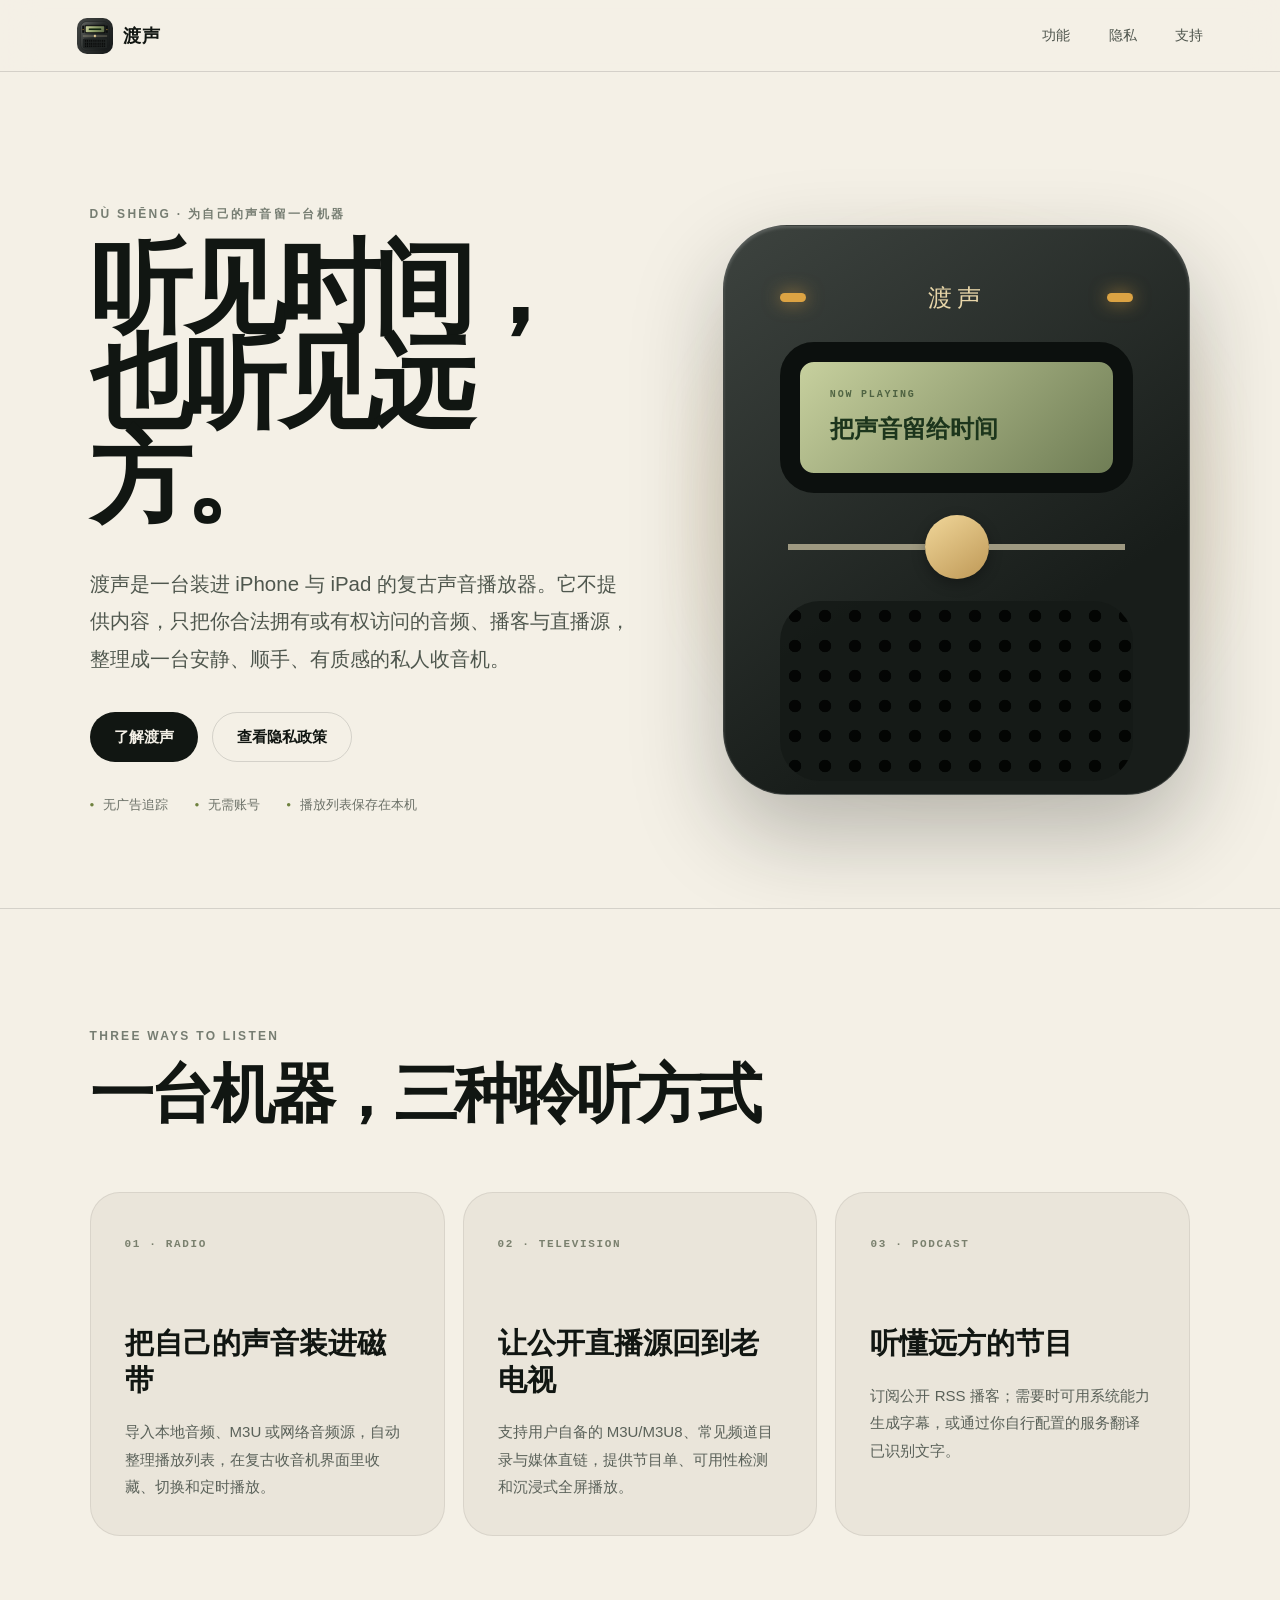
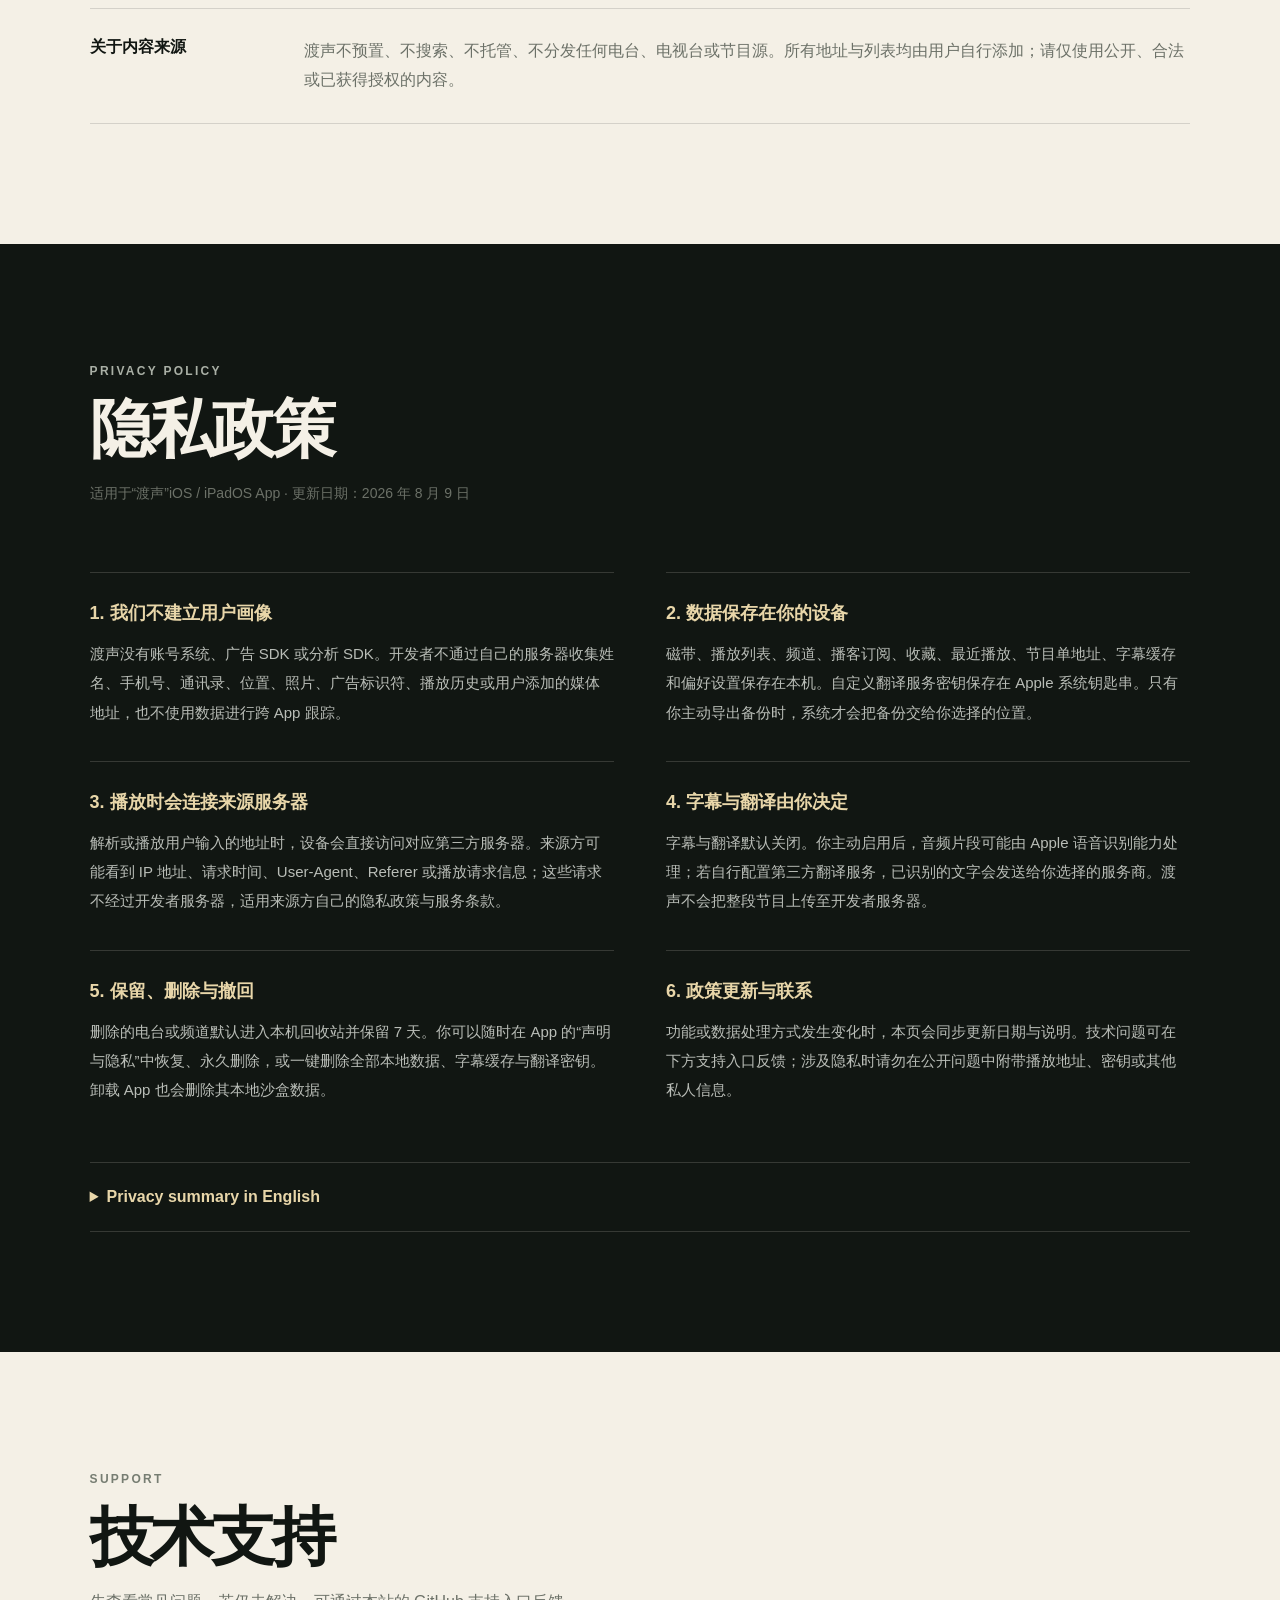
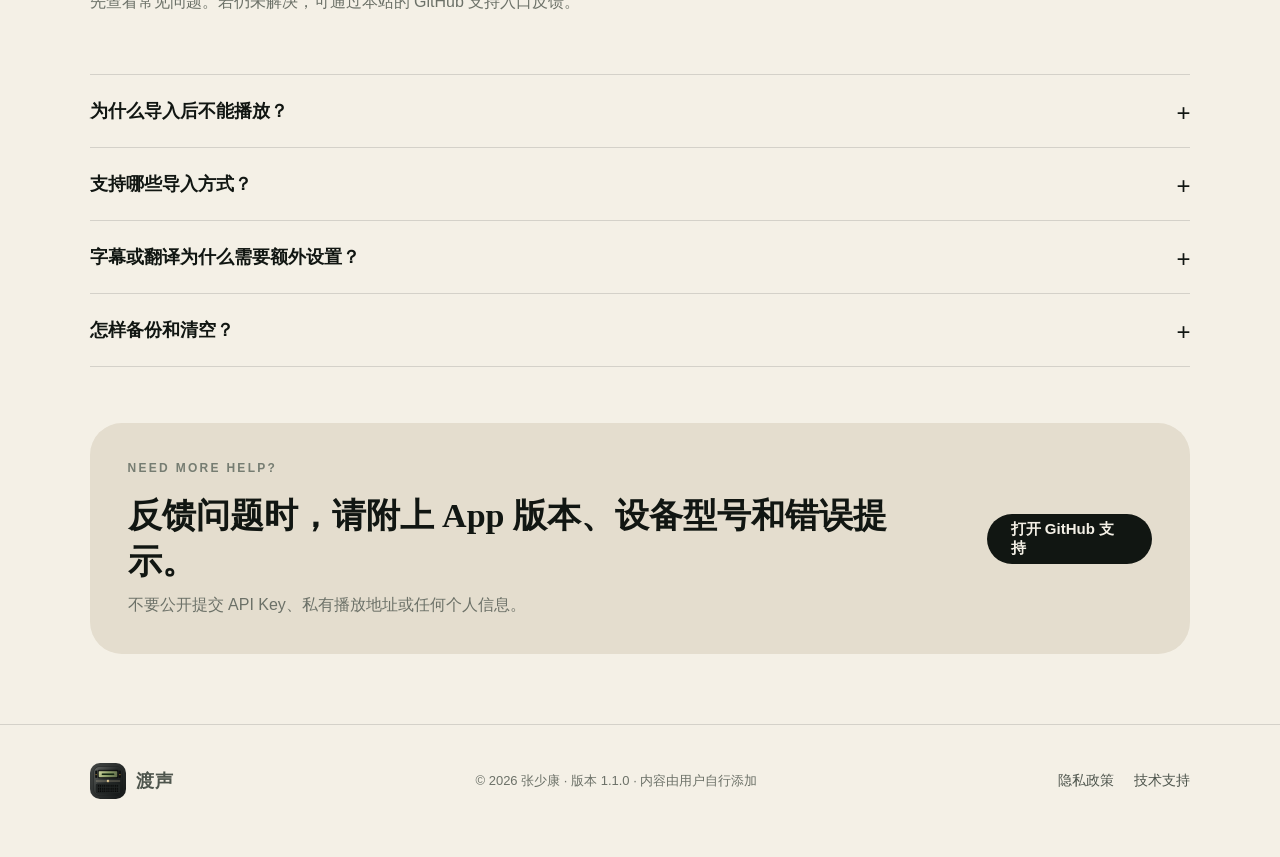
<file: index.html>
<!doctype html>
<html lang="zh-CN">
<head>
  <meta charset="utf-8">
  <meta name="viewport" content="width=device-width, initial-scale=1">
  <meta name="description" content="渡声是一款由用户自行添加音频、播客与直播源的复古播放器。查看产品介绍、隐私政策与技术支持。">
  <meta property="og:title" content="渡声｜复古电台、播客与直播播放器">
  <meta property="og:description" content="听见时间，也听见远方。">
  <meta property="og:image" content="https://poetkang-ops.github.io/dushe/og.png">
  <meta property="og:type" content="website">
  <meta property="og:url" content="https://poetkang-ops.github.io/dushe/">
  <meta name="twitter:card" content="summary_large_image">
  <title>渡声｜复古电台、播客与直播播放器</title>
  <link rel="icon" href="app-icon.png">
  <link rel="apple-touch-icon" href="app-icon.png">
  <link rel="stylesheet" href="styles.css">
</head>
<body>
  <main>
    <header class="topbar">
      <a class="brand" href="#top" aria-label="渡声首页"><img src="app-icon.png" alt="渡声图标"><span>渡声</span></a>
      <nav aria-label="页面导航"><a href="#features">功能</a><a href="#privacy">隐私</a><a href="#support">支持</a></nav>
    </header>

    <section class="hero" id="top">
      <div class="hero-copy">
        <p class="kicker">DÙ SHĒNG · 为自己的声音留一台机器</p>
        <h1>听见时间，<br>也听见远方。</h1>
        <p class="lead">渡声是一台装进 iPhone 与 iPad 的复古声音播放器。它不提供内容，只把你合法拥有或有权访问的音频、播客与直播源，整理成一台安静、顺手、有质感的私人收音机。</p>
        <div class="hero-actions"><a class="primary" href="#features">了解渡声</a><a class="secondary" href="#privacy">查看隐私政策</a></div>
        <ul class="trust-row" aria-label="产品承诺"><li>无广告追踪</li><li>无需账号</li><li>播放列表保存在本机</li></ul>
      </div>
      <div class="radio-stage" aria-label="渡声复古收音机意象">
        <div class="radio-glow"></div>
        <div class="radio-shell">
          <div class="radio-head"><span class="lamp"></span><span class="radio-name">渡声</span><span class="lamp"></span></div>
          <div class="lcd"><span>NOW PLAYING</span><strong>把声音留给时间</strong></div>
          <div class="dial"><span></span></div>
          <div class="speaker"></div>
        </div>
      </div>
    </section>

    <section class="section feature-section" id="features">
      <div class="section-heading"><p class="kicker">THREE WAYS TO LISTEN</p><h2>一台机器，三种聆听方式</h2></div>
      <div class="feature-grid">
        <article class="feature-card"><p>01 · RADIO</p><h3>把自己的声音装进磁带</h3><span>导入本地音频、M3U 或网络音频源，自动整理播放列表，在复古收音机界面里收藏、切换和定时播放。</span></article>
        <article class="feature-card"><p>02 · TELEVISION</p><h3>让公开直播源回到老电视</h3><span>支持用户自备的 M3U/M3U8、常见频道目录与媒体直链，提供节目单、可用性检测和沉浸式全屏播放。</span></article>
        <article class="feature-card"><p>03 · PODCAST</p><h3>听懂远方的节目</h3><span>订阅公开 RSS 播客；需要时可用系统能力生成字幕，或通过你自行配置的服务翻译已识别文字。</span></article>
      </div>
      <div class="notice"><strong>关于内容来源</strong><p>渡声不预置、不搜索、不托管、不分发任何电台、电视台或节目源。所有地址与列表均由用户自行添加；请仅使用公开、合法或已获得授权的内容。</p></div>
    </section>

    <section class="section legal-section" id="privacy">
      <div class="section-heading narrow"><p class="kicker">PRIVACY POLICY</p><h2>隐私政策</h2><p class="updated">适用于“渡声”iOS / iPadOS App · 更新日期：2026 年 8 月 9 日</p></div>
      <div class="legal-grid">
        <article><h3>1. 我们不建立用户画像</h3><p>渡声没有账号系统、广告 SDK 或分析 SDK。开发者不通过自己的服务器收集姓名、手机号、通讯录、位置、照片、广告标识符、播放历史或用户添加的媒体地址，也不使用数据进行跨 App 跟踪。</p></article>
        <article><h3>2. 数据保存在你的设备</h3><p>磁带、播放列表、频道、播客订阅、收藏、最近播放、节目单地址、字幕缓存和偏好设置保存在本机。自定义翻译服务密钥保存在 Apple 系统钥匙串。只有你主动导出备份时，系统才会把备份交给你选择的位置。</p></article>
        <article><h3>3. 播放时会连接来源服务器</h3><p>解析或播放用户输入的地址时，设备会直接访问对应第三方服务器。来源方可能看到 IP 地址、请求时间、User-Agent、Referer 或播放请求信息；这些请求不经过开发者服务器，适用来源方自己的隐私政策与服务条款。</p></article>
        <article><h3>4. 字幕与翻译由你决定</h3><p>字幕与翻译默认关闭。你主动启用后，音频片段可能由 Apple 语音识别能力处理；若自行配置第三方翻译服务，已识别的文字会发送给你选择的服务商。渡声不会把整段节目上传至开发者服务器。</p></article>
        <article><h3>5. 保留、删除与撤回</h3><p>删除的电台或频道默认进入本机回收站并保留 7 天。你可以随时在 App 的“声明与隐私”中恢复、永久删除，或一键删除全部本地数据、字幕缓存与翻译密钥。卸载 App 也会删除其本地沙盒数据。</p></article>
        <article><h3>6. 政策更新与联系</h3><p>功能或数据处理方式发生变化时，本页会同步更新日期与说明。技术问题可在下方支持入口反馈；涉及隐私时请勿在公开问题中附带播放地址、密钥或其他私人信息。</p></article>
      </div>
      <details class="english-policy"><summary>Privacy summary in English</summary><p>Dushe is a local media-source player with no account, advertising, analytics, tracking, or developer-operated data server. Playlists, favorites, history, captions and preferences remain on the device. When a user plays a URL, the device connects directly to that third-party source, whose operator may receive ordinary network request information. Speech recognition and optional translation only run when initiated by the user. All local app data can be deleted from the app settings.</p></details>
    </section>

    <section class="section support-section" id="support">
      <div class="section-heading narrow"><p class="kicker">SUPPORT</p><h2>技术支持</h2><p>先查看常见问题。若仍未解决，可通过本站的 GitHub 支持入口反馈。</p></div>
      <div class="faq-list">
        <details><summary>为什么导入后不能播放？</summary><p>播放地址可能已失效、受地域或运营商网络限制，或需要来源方指定的请求信息。渡声会显示尽可能明确的状态，但不会绕过访问控制。</p></details>
        <details><summary>支持哪些导入方式？</summary><p>音频支持本地文件、M3U/M3U8 和常见网络音频地址；视频支持本地或远程播放列表、常见 JSON 频道目录、网页内嵌媒体地址和媒体直链。</p></details>
        <details><summary>字幕或翻译为什么需要额外设置？</summary><p>字幕与翻译默认关闭。系统翻译可能需要先下载语言资源；也可以自行配置兼容的翻译服务，密钥仅保存在系统钥匙串。</p></details>
        <details><summary>怎样备份和清空？</summary><p>在 App 左下角音乐徽章进入“声明与隐私”，可导出本地备份、恢复数据、管理回收站或删除全部本地数据。</p></details>
      </div>
      <div class="support-box">
        <div><p class="kicker">NEED MORE HELP?</p><h3>反馈问题时，请附上 App 版本、设备型号和错误提示。</h3><p>不要公开提交 API Key、私有播放地址或任何个人信息。</p></div>
        <a class="primary" href="https://github.com/poetkang-ops/dushe/issues" rel="noreferrer">打开 GitHub 支持</a>
      </div>
    </section>

    <footer>
      <a class="brand" href="#top"><img src="app-icon.png" alt=""><span>渡声</span></a>
      <p>© 2026 张少康 · 版本 1.1.0 · 内容由用户自行添加</p>
      <div><a href="#privacy">隐私政策</a><a href="#support">技术支持</a></div>
    </footer>
  </main>
</body>
</html>
</file>
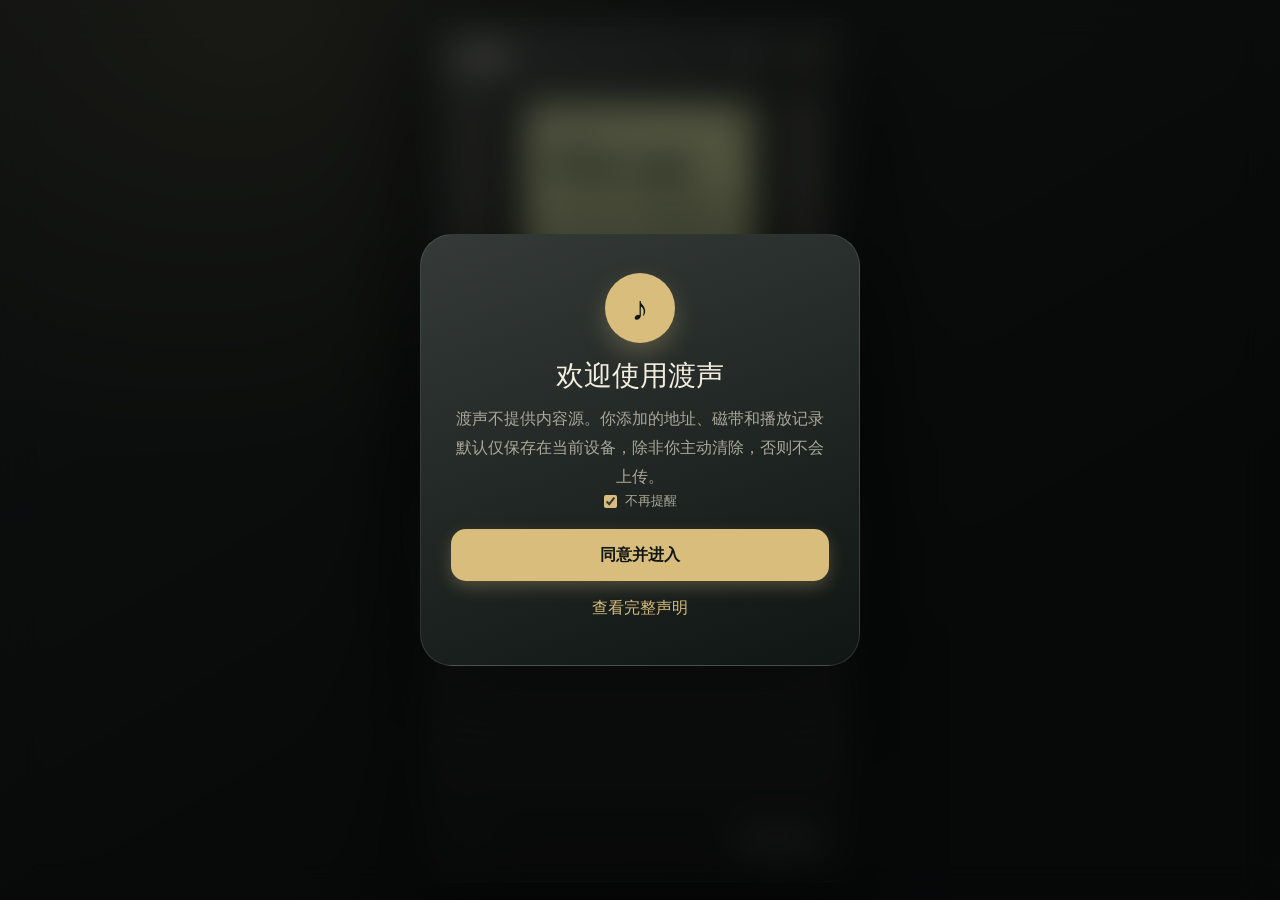
<file: player/index.html>
<!doctype html>
<html lang="zh-CN">
  <head>
    <meta charset="UTF-8" />
    <meta name="viewport" content="width=device-width, initial-scale=1, viewport-fit=cover" />
    <meta name="theme-color" content="#252b29" />
    <meta name="description" content="一台放在浏览器里的复古网络播放器。内容由用户自行添加，渡声不提供节目源。" />
    <meta property="og:title" content="渡声｜你的网络内容播放器" />
    <meta property="og:description" content="把公开的声音，装进一台有温度的机器。" />
    <meta property="og:image" content="https://poetkang-ops.github.io/dushe/player/og.png" />
    <title>渡声｜你的网络内容播放器</title>
    <link rel="icon" href="./icon.png" />
    <link rel="apple-touch-icon" href="./icon.png" />
    <script type="module" crossorigin src="./app.js?v=55105c3"></script>
    <link rel="stylesheet" crossorigin href="./app.css?v=55105c3">
  </head>
  <body><div id="root"></div></body>
</html>
</file>
<file: styles.css>
:root {
  --ink: #111612;
  --paper: #f4f0e6;
  --cream: #e8d6a9;
  --amber: #dca343;
  --lcd: #b7c38e;
  --lcd-dark: #1c351c;
  --muted: #6c7168;
  --line: rgba(20, 26, 21, 0.14);
}

* { box-sizing: border-box; }
html { scroll-behavior: smooth; }
body {
  margin: 0;
  background: var(--paper);
  color: var(--ink);
  font-family: -apple-system, BlinkMacSystemFont, "SF Pro Display", "PingFang SC", "Noto Sans SC", sans-serif;
  -webkit-font-smoothing: antialiased;
}
a { color: inherit; text-decoration: none; }

.topbar {
  align-items: center;
  backdrop-filter: blur(18px);
  background: rgba(244, 240, 230, 0.82);
  border-bottom: 1px solid var(--line);
  display: flex;
  height: 72px;
  justify-content: space-between;
  left: 0;
  padding: 0 clamp(22px, 6vw, 96px);
  position: sticky;
  right: 0;
  top: 0;
  z-index: 20;
}
.brand { align-items: center; display: flex; font-size: 18px; font-weight: 750; gap: 10px; letter-spacing: .08em; }
.brand img { border-radius: 10px; height: 36px; width: 36px; }
nav { display: flex; gap: clamp(18px, 3vw, 40px); }
nav a, footer a { color: #4e554d; font-size: 14px; }
nav a:hover, footer a:hover { color: var(--ink); }

.hero {
  display: grid;
  gap: clamp(44px, 7vw, 110px);
  grid-template-columns: minmax(0, 1fr) minmax(360px, .86fr);
  margin: 0 auto;
  max-width: 1440px;
  min-height: calc(100vh - 72px);
  overflow: hidden;
  padding: clamp(72px, 10vw, 150px) clamp(24px, 7vw, 110px) 88px;
}
.hero-copy { align-self: center; max-width: 700px; position: relative; z-index: 2; }
.kicker { color: #767d72; font-size: 12px; font-weight: 750; letter-spacing: .19em; margin: 0 0 18px; text-transform: uppercase; }
h1 { font-family: "Songti SC", "STSong", serif; font-size: clamp(58px, 8vw, 118px); font-weight: 600; letter-spacing: -.075em; line-height: .93; margin: 0; }
.lead { color: #4f574e; font-size: clamp(17px, 1.6vw, 21px); line-height: 1.85; margin: 38px 0 0; max-width: 650px; }
.hero-actions { display: flex; flex-wrap: wrap; gap: 14px; margin-top: 34px; }
.primary, .secondary {
  align-items: center;
  border-radius: 999px;
  display: inline-flex;
  font-size: 15px;
  font-weight: 700;
  justify-content: center;
  min-height: 50px;
  padding: 0 24px;
  transition: transform .2s ease, background .2s ease;
}
.primary { background: var(--ink); color: var(--paper); }
.secondary { border: 1px solid var(--line); }
.primary:hover, .secondary:hover { transform: translateY(-2px); }
.trust-row { color: var(--muted); display: flex; flex-wrap: wrap; font-size: 13px; gap: 12px 26px; list-style: none; margin: 34px 0 0; padding: 0; }
.trust-row li::before { color: #6f823f; content: "●"; font-size: 8px; margin-right: 9px; vertical-align: 2px; }

.radio-stage { align-self: center; min-height: 620px; position: relative; }
.radio-glow { background: radial-gradient(circle, rgba(220,163,67,.31), transparent 66%); filter: blur(12px); inset: -10%; position: absolute; }
.radio-shell {
  background: linear-gradient(145deg, #3d433f, #181d1a 70%);
  border: 1px solid rgba(255,255,255,.15);
  border-radius: 64px;
  box-shadow: 0 38px 90px rgba(25, 30, 25, .28), inset 0 2px 3px rgba(255,255,255,.16);
  inset: 4% 0;
  min-height: 560px;
  padding: clamp(32px, 5vw, 56px);
  position: absolute;
}
.radio-head { align-items: center; color: var(--cream); display: flex; font-family: "Songti SC", serif; font-size: 24px; justify-content: space-between; letter-spacing: .2em; }
.lamp { background: var(--amber); border-radius: 999px; box-shadow: 0 0 18px rgba(220,163,67,.7); height: 9px; width: 26px; }
.lcd { background: linear-gradient(135deg, #c7d09e, #6f7d55); border: 20px solid #0c100e; border-radius: 34px; color: var(--lcd-dark); margin-top: 28px; min-height: 138px; padding: 26px 30px; }
.lcd span { display: block; font: 700 10px/1.3 ui-monospace, monospace; letter-spacing: .18em; opacity: .65; }
.lcd strong { display: block; font: 700 clamp(17px, 2vw, 24px)/1.4 ui-monospace, monospace; margin-top: 13px; }
.dial { align-items: center; display: flex; height: 72px; margin: 18px 8px; }
.dial::before, .dial::after { background: #9e9981; content: ""; height: 6px; flex: 1; }
.dial span { background: linear-gradient(145deg, #f1d79a, #be9856); border-radius: 999px; box-shadow: 0 5px 14px rgba(0,0,0,.3); height: 64px; width: 64px; }
.speaker { background-color: #151a17; background-image: radial-gradient(#020302 28%, transparent 31%); background-size: 30px 30px; border-radius: 40px; height: 180px; opacity: .92; }

.section { margin: 0 auto; max-width: 1440px; padding: 120px clamp(24px, 7vw, 110px); }
.feature-section { border-top: 1px solid var(--line); }
.section-heading h2 { font-family: "Songti SC", serif; font-size: clamp(40px, 5vw, 72px); letter-spacing: -.05em; line-height: 1.05; margin: 0; }
.section-heading.narrow { max-width: 720px; }
.section-heading > p:not(.kicker) { color: var(--muted); line-height: 1.8; }
.updated { font-size: 14px; margin-top: 18px; }
.feature-grid { display: grid; gap: 18px; grid-template-columns: repeat(3, 1fr); margin-top: 64px; }
.feature-card { background: #eae5da; border: 1px solid rgba(18,24,19,.08); border-radius: 30px; min-height: 310px; padding: 34px; transition: transform .25s ease, box-shadow .25s ease; }
.feature-card:hover { box-shadow: 0 24px 48px rgba(29,35,29,.08); transform: translateY(-6px); }
.feature-card > p { color: #7a806e; font: 700 11px/1.2 ui-monospace, monospace; letter-spacing: .15em; }
.feature-card h3 { font-family: "Songti SC", serif; font-size: 29px; line-height: 1.25; margin: 74px 0 20px; }
.feature-card span { color: #5a6159; font-size: 15px; line-height: 1.85; }
.notice { align-items: start; border-bottom: 1px solid var(--line); border-top: 1px solid var(--line); display: grid; gap: 24px; grid-template-columns: 190px 1fr; margin-top: 72px; padding: 28px 0; }
.notice p { color: var(--muted); line-height: 1.8; margin: 0; }

.legal-section { background: var(--ink); color: var(--paper); max-width: none; padding-left: max(clamp(24px, 7vw, 110px), calc((100vw - 1440px)/2 + 110px)); padding-right: max(clamp(24px, 7vw, 110px), calc((100vw - 1440px)/2 + 110px)); }
.legal-section .kicker, .legal-section .updated { color: #aab0a6; }
.legal-grid { display: grid; gap: 0 52px; grid-template-columns: 1fr 1fr; margin-top: 66px; }
.legal-grid article { border-top: 1px solid rgba(244,240,230,.16); padding: 28px 0 34px; }
.legal-grid h3 { color: var(--cream); font-size: 18px; margin: 0 0 14px; }
.legal-grid p, .english-policy p { color: #b9bdb7; font-size: 15px; line-height: 1.95; margin: 0; }
.english-policy { border-bottom: 1px solid rgba(244,240,230,.16); border-top: 1px solid rgba(244,240,230,.16); margin-top: 24px; padding: 25px 0; }
.english-policy summary { color: var(--cream); cursor: pointer; font-weight: 700; }
.english-policy p { margin-top: 18px; max-width: 930px; }

.support-section { padding-bottom: 70px; }
.faq-list { margin-top: 58px; }
.faq-list details { border-top: 1px solid var(--line); padding: 24px 0; }
.faq-list details:last-child { border-bottom: 1px solid var(--line); }
.faq-list summary { cursor: pointer; font-size: 18px; font-weight: 720; list-style: none; }
.faq-list summary::after { content: "+"; float: right; font-size: 24px; font-weight: 400; }
.faq-list details[open] summary::after { content: "–"; }
.faq-list p { color: var(--muted); line-height: 1.85; max-width: 900px; }
.support-box { align-items: center; background: #e4ddce; border-radius: 32px; display: flex; gap: 36px; justify-content: space-between; margin-top: 56px; padding: 38px; }
.support-box h3 { font-family: "Songti SC", serif; font-size: clamp(23px, 3vw, 34px); margin: 0 0 10px; }
.support-box p:not(.kicker) { color: var(--muted); margin: 0; }
.disabled { cursor: default; opacity: .62; text-align: center; }

footer { align-items: center; border-top: 1px solid var(--line); display: flex; gap: 28px; justify-content: space-between; margin: 0 auto; max-width: 1440px; padding: 34px clamp(24px, 7vw, 110px) 54px; }
footer p { color: var(--muted); font-size: 13px; text-align: center; }
footer > div { display: flex; gap: 20px; }

@media (max-width: 900px) {
  .hero { grid-template-columns: 1fr; padding-top: 70px; }
  .radio-stage { min-height: 580px; }
  .radio-shell { left: 50%; max-width: 520px; right: auto; transform: translateX(-50%); width: 100%; }
  .feature-grid { grid-template-columns: 1fr; }
  .feature-card { min-height: 240px; }
  .feature-card h3 { margin-top: 44px; }
}

@media (max-width: 640px) {
  .topbar { height: 64px; }
  nav { gap: 16px; }
  nav a { font-size: 13px; }
  .brand span { display: none; }
  .hero { min-height: auto; padding-bottom: 60px; }
  h1 { font-size: clamp(54px, 18vw, 82px); }
  .lead { font-size: 16px; }
  .radio-stage { min-height: 500px; }
  .radio-shell { border-radius: 44px; min-height: 470px; padding: 30px; }
  .lcd { border-width: 14px; min-height: 115px; padding: 20px; }
  .speaker { height: 140px; }
  .section { padding-bottom: 84px; padding-top: 84px; }
  .legal-grid { grid-template-columns: 1fr; }
  .notice { grid-template-columns: 1fr; }
  .support-box, footer { align-items: flex-start; flex-direction: column; }
  footer p { text-align: left; }
}

@media (prefers-reduced-motion: reduce) {
  html { scroll-behavior: auto; }
  * { transition: none !important; }
}
</file>
<file: player/app.css>
/*! tailwindcss v4.2.1 | MIT License | https://tailwindcss.com */
@layer theme{:root,:host{--font-sans:ui-sans-serif, system-ui, sans-serif, "Apple Color Emoji", "Segoe UI Emoji", "Segoe UI Symbol", "Noto Color Emoji";--font-mono:ui-monospace, SFMono-Regular, Menlo, Monaco, Consolas, "Liberation Mono", "Courier New", monospace;--spacing:.25rem;--default-font-family:var(--font-sans);--default-mono-font-family:var(--font-mono)}}@layer base{*,:after,:before,::backdrop{box-sizing:border-box;border:0 solid;margin:0;padding:0}::file-selector-button{box-sizing:border-box;border:0 solid;margin:0;padding:0}html,:host{-webkit-text-size-adjust:100%;tab-size:4;line-height:1.5;font-family:var(--default-font-family,ui-sans-serif, system-ui, sans-serif, "Apple Color Emoji", "Segoe UI Emoji", "Segoe UI Symbol", "Noto Color Emoji");font-feature-settings:var(--default-font-feature-settings,normal);font-variation-settings:var(--default-font-variation-settings,normal);-webkit-tap-highlight-color:transparent}hr{height:0;color:inherit;border-top-width:1px}abbr:where([title]){-webkit-text-decoration:underline dotted;text-decoration:underline dotted}h1,h2,h3,h4,h5,h6{font-size:inherit;font-weight:inherit}a{color:inherit;-webkit-text-decoration:inherit;-webkit-text-decoration:inherit;-webkit-text-decoration:inherit;-webkit-text-decoration:inherit;text-decoration:inherit}b,strong{font-weight:bolder}code,kbd,samp,pre{font-family:var(--default-mono-font-family,ui-monospace, SFMono-Regular, Menlo, Monaco, Consolas, "Liberation Mono", "Courier New", monospace);font-feature-settings:var(--default-mono-font-feature-settings,normal);font-variation-settings:var(--default-mono-font-variation-settings,normal);font-size:1em}small{font-size:80%}sub,sup{vertical-align:baseline;font-size:75%;line-height:0;position:relative}sub{bottom:-.25em}sup{top:-.5em}table{text-indent:0;border-color:inherit;border-collapse:collapse}:-moz-focusring{outline:auto}progress{vertical-align:baseline}summary{display:list-item}ol,ul,menu{list-style:none}img,svg,video,canvas,audio,iframe,embed,object{vertical-align:middle;display:block}img,video{max-width:100%;height:auto}button,input,select,optgroup,textarea{font:inherit;font-feature-settings:inherit;font-variation-settings:inherit;letter-spacing:inherit;color:inherit;opacity:1;background-color:#0000;border-radius:0}::file-selector-button{font:inherit;font-feature-settings:inherit;font-variation-settings:inherit;letter-spacing:inherit;color:inherit;opacity:1;background-color:#0000;border-radius:0}:where(select:is([multiple],[size])) optgroup{font-weight:bolder}:where(select:is([multiple],[size])) optgroup option{padding-inline-start:20px}::file-selector-button{margin-inline-end:4px}::placeholder{opacity:1}@supports (not ((-webkit-appearance:-apple-pay-button))) or (contain-intrinsic-size:1px){::placeholder{color:currentColor}@supports (color:color-mix(in lab, red, red)){::placeholder{color:color-mix(in oklab, currentcolor 50%, transparent)}}}textarea{resize:vertical}::-webkit-search-decoration{-webkit-appearance:none}::-webkit-date-and-time-value{min-height:1lh;text-align:inherit}::-webkit-datetime-edit{display:inline-flex}::-webkit-datetime-edit-fields-wrapper{padding:0}::-webkit-datetime-edit{padding-block:0}::-webkit-datetime-edit-year-field{padding-block:0}::-webkit-datetime-edit-month-field{padding-block:0}::-webkit-datetime-edit-day-field{padding-block:0}::-webkit-datetime-edit-hour-field{padding-block:0}::-webkit-datetime-edit-minute-field{padding-block:0}::-webkit-datetime-edit-second-field{padding-block:0}::-webkit-datetime-edit-millisecond-field{padding-block:0}::-webkit-datetime-edit-meridiem-field{padding-block:0}::-webkit-calendar-picker-indicator{line-height:1}:-moz-ui-invalid{box-shadow:none}button,input:where([type=button],[type=reset],[type=submit]){appearance:button}::file-selector-button{appearance:button}::-webkit-inner-spin-button{height:auto}::-webkit-outer-spin-button{height:auto}[hidden]:where(:not([hidden=until-found])){display:none!important}}@layer components;@layer utilities{.start{inset-inline-start:var(--spacing)}}:root{--lightningcss-light: ;--lightningcss-dark:initial;color-scheme:dark;font-family:-apple-system,BlinkMacSystemFont,SF Pro Display,PingFang SC,Helvetica Neue,sans-serif}*{box-sizing:border-box}html,body{overscroll-behavior-x:none;background:#111514;max-width:100%;min-height:100%;margin:0;overflow-x:hidden}button,input{font:inherit}button{color:inherit}button:focus-visible,input:focus-visible{outline:3px solid var(--accent);outline-offset:3px}.app-shell{--back-1:#242a28;--back-2:#101614;--cab-1:#4b514e;--cab-2:#252b29;--cab-3:#111514;--surface:#1a1f1d;--surface-2:#292f2c;--screen:#0e1810;--screen-text:#d7e3ac;--speaker:#171c1a;--dot:#050706;--accent:#d8bd7c;--text:#f4eedf;--muted:#aaa799;--stroke:#ffffff1f;--shadow:#000000a6;--danger:#ef695d;min-height:100svh;color:var(--text);padding:max(18px, env(safe-area-inset-top)) 18px max(18px, env(safe-area-inset-bottom));background:radial-gradient(circle at 20% 0%, var(--accent), transparent 35%), linear-gradient(150deg, var(--back-1), var(--back-2) 72%);place-items:center;display:grid;overflow-x:hidden}@supports (color:color-mix(in lab, red, red)){.app-shell{background:radial-gradient(circle at 20% 0%, color-mix(in srgb, var(--accent) 15%, transparent), transparent 35%), linear-gradient(150deg, var(--back-1), var(--back-2) 72%)}}.app-shell{transition:background .45s,color .35s}.app-shell[data-theme=porcelain]{--lightningcss-light:initial;--lightningcss-dark: ;color-scheme:light;--back-1:#f7f5ef;--back-2:#d7d9dc;--cab-1:#fbfaf5;--cab-2:#f0eee9;--cab-3:#dadee2;--surface:#f3f1eb;--surface-2:#e1e3e4;--screen:#173b5d;--screen-text:#f7f5ef;--speaker:#ecebe5;--dot:#65809a;--accent:#0f4c81;--text:#173b5d;--muted:#63788c;--stroke:#0f4c813d;--shadow:#223b5138;--danger:#a84236}.app-shell[data-theme=cloisonne]{--back-1:#063a52;--back-2:#021722;--cab-1:#0b6d82;--cab-2:#07536b;--cab-3:#06364d;--surface:#063b50;--surface-2:#0a5265;--screen:#021c2a;--screen-text:#fff4d6;--speaker:#05384a;--dot:#021924;--accent:#d4af37;--text:#fff4d6;--muted:#c7b990;--stroke:#d4af3752;--shadow:#00000094}.app-shell[data-theme=walnut]{--back-1:#3a241b;--back-2:#0e0806;--cab-1:#a56a43;--cab-2:#70442e;--cab-3:#3d2419;--surface:#3b251c;--surface-2:#553326;--screen:#180e0a;--screen-text:#f5e9d8;--speaker:#2b1a14;--dot:#130b08;--accent:#d8b26a;--text:#f5e9d8;--muted:#c4aa94;--stroke:#d8b26a3d;--shadow:#000000a3}.app-shell[data-theme=liquid]{--back-1:#164e72;--back-2:#08111f;--cab-1:#bee0f645;--cab-2:#375b7d94;--cab-3:#0a1829c7;--surface:#132b40ad;--surface-2:#73a0be33;--screen:#04101cdb;--screen-text:#d9f4ff;--speaker:#10283a94;--dot:#07111c;--accent:#64d2ff;--text:#fff;--muted:#b6cedc;--stroke:#ffffff38;--shadow:#0000007a}.radio{background:linear-gradient(150deg,var(--back-1),var(--back-2));border:1px solid var(--stroke);width:min(100%,430px);height:min(900px,100svh - 36px);min-height:730px;box-shadow:0 28px 80px var(--shadow),inset 0 1px #ffffff1f;border-radius:22px;grid-template-rows:438px 42px minmax(232px,1fr);padding:8px 10px 10px;display:grid;position:relative;overflow:hidden}.radio:after,.recorder-face:after{content:"";pointer-events:none;opacity:.11;mix-blend-mode:overlay;background-image:radial-gradient(circle,#fff .65px,#0000 .8px);background-size:7px 7px;position:absolute;inset:0}.recorder-face{z-index:1;background:linear-gradient(145deg,var(--cab-1),var(--cab-2) 52%,var(--cab-3));height:438px;box-shadow:0 15px 24px var(--shadow),inset 0 1px #ffffff1f;border-radius:12px;grid-template-rows:46px 236px 98px;gap:8px;padding:10px;display:grid;position:relative;overflow:hidden}.radio-header{z-index:2;justify-content:space-between;align-items:center;display:flex;position:relative}.brand{letter-spacing:0;text-shadow:0 2px 8px var(--shadow);align-items:center;gap:8px;font-size:24px;font-weight:900;line-height:1;display:flex}.brand i{background:var(--accent);opacity:.35;border-radius:3px;width:9px;height:23px;box-shadow:0 0 #0000}.brand i.active{opacity:1;box-shadow:0 0 13px var(--accent)}.header-actions{align-items:center;gap:9px;display:flex}.header-actions button,.sheet>header button{border:1px solid var(--stroke);background:var(--surface-2);box-shadow:inset 0 1px #ffffff24, 0 5px 12px var(--shadow)}.header-actions button{cursor:pointer;border-radius:50%;width:40px;height:40px;padding:0;font-size:16px;font-weight:900}.header-actions .power{width:46px;height:46px;color:var(--accent);background:radial-gradient(circle at 35% 28%,var(--surface-2),var(--surface));margin:0 6px;font-size:19px}.header-actions .power.active{color:var(--screen-text);box-shadow:0 0 13px var(--accent),inset 0 1px #ffffff24}@supports (color:color-mix(in lab, red, red)){.header-actions .power.active{box-shadow:0 0 13px color-mix(in srgb,var(--accent) 55%,transparent),inset 0 1px #ffffff24}}.cassette{z-index:1;cursor:pointer;width:100%;height:78px;color:var(--text);background:linear-gradient(145deg,var(--cab-1),var(--cab-2),var(--cab-3));border:1.5px solid #00000094;border-radius:8px;align-self:start;position:relative;overflow:hidden;box-shadow:inset 0 1px #ffffff1f,0 4px 7px #00000080}.cassette:before{content:"";background:linear-gradient(145deg,var(--screen),var(--surface));border-radius:4px;height:27px;position:absolute;top:10px;left:25%;right:25%}@supports (color:color-mix(in lab, red, red)){.cassette:before{background:linear-gradient(145deg,var(--screen),color-mix(in srgb,var(--surface) 80%,black))}}.cassette:before{box-shadow:inset 0 2px 5px #000}.cassette-label{white-space:nowrap;text-overflow:ellipsis;color:#28271f;background:linear-gradient(#ece3cf,#cabd9b);border-radius:3px;place-items:center;height:24px;padding:0 8px;font-size:12px;font-weight:900;display:grid;position:absolute;bottom:9px;left:25%;right:25%;overflow:hidden}.reel{z-index:2;background:repeating-conic-gradient(#e9dfc5 0 5deg,transparent 5deg 55deg),radial-gradient(circle at 35% 28%,var(--accent),var(--surface) 64%,var(--back-2));border-radius:50%;width:48px;height:48px;position:absolute;top:9px;box-shadow:inset 0 0 0 1px #ffffff21}.reel.left{left:4%}.reel.right{right:4%}.reel i{background:#000000b8;border-radius:50%;position:absolute;inset:18px}.tape-window{background:#050605;border-radius:4px;height:5px;position:absolute;top:20px;left:35%;right:35%;box-shadow:0 12px #050605}.cassette.is-playing .reel{animation:1.7s linear infinite spin}@keyframes spin{to{transform:rotate(360deg)}}.display{z-index:1;color:#273323;border:9px solid var(--surface);background:linear-gradient(155deg,#dbe2ad,#aeb883);border-radius:9px;height:236px;margin:0;padding:21px 21px 18px;position:relative;overflow:hidden}@supports (color:color-mix(in lab, red, red)){.display{border:9px solid color-mix(in srgb,var(--surface) 80%,black)}}.display{text-shadow:0 0 7px #27332340;box-shadow:inset 0 4px 20px #0000006b,0 1px #ffffff26}.display:after{content:"";pointer-events:none;opacity:.16;background:repeating-linear-gradient(0deg,#0000 0 3px,#000 4px);position:absolute;inset:0}.display-top{opacity:.7;justify-content:space-between;align-items:start;height:31px;font:700 10px ui-monospace,monospace;display:flex}.display-top button{min-width:104px;min-height:31px;color:inherit;text-align:left;cursor:pointer;background:#27332317;border:0;border-radius:4px;padding:3px 6px;font:700 11px ui-monospace,monospace}.display strong{white-space:nowrap;text-overflow:ellipsis;height:31px;margin:0;font-size:clamp(16px,6vw,25px);line-height:31px;display:block;overflow:hidden}.display p{white-space:nowrap;text-overflow:ellipsis;opacity:.76;align-items:center;gap:5px;height:25px;margin:0;font:700 10px ui-monospace,monospace;display:flex;overflow:hidden}.display p i{background:#27332352;border-radius:50%;flex:none;width:6px;height:6px}.display p i.live{background:var(--accent)}.lcd-list{border-top:1px solid #27332333;display:grid}.lcd-list button{height:25px;color:inherit;text-align:left;white-space:nowrap;text-overflow:ellipsis;cursor:pointer;background:0 0;border:0;border-bottom:1px solid #27332321;border-radius:4px;padding:0 7px;font:700 11px ui-monospace,monospace;overflow:hidden}.lcd-list button b{width:19px;font-size:8px;display:inline-block}.lcd-list button em{float:right;text-overflow:ellipsis;opacity:.5;max-width:34%;font:700 8px -apple-system,sans-serif;overflow:hidden}.lcd-list .selected{background:#27332321;font-weight:900}.signal{align-items:end;gap:3px;display:flex;position:absolute;bottom:15px;right:18px}.signal i{background:var(--screen-text);opacity:.68;width:3px;height:6px}.signal i:nth-child(2){height:9px}.signal i:nth-child(3){height:12px}.signal i:nth-child(4){height:15px}.signal i:nth-child(5){height:18px}.video-display{background:#000;border-width:9px;height:236px;padding:0}.video-display video{object-fit:cover;background:#000;width:100%;height:100%;display:block}.video-display:fullscreen video{object-fit:contain}.fullscreen{z-index:3;color:#fff;cursor:pointer;background:#00000094;border:1px solid #ffffff40;border-radius:50%;width:42px;height:42px;position:absolute;bottom:10px;right:10px}.media-engine{opacity:0;pointer-events:none;width:1px;height:1px;position:absolute}.tv-library{z-index:55;color:var(--text);background:linear-gradient(150deg,var(--back-1),var(--back-2) 72%);padding:max(20px,env(safe-area-inset-top)) max(18px,env(safe-area-inset-right)) max(24px,env(safe-area-inset-bottom)) max(18px,env(safe-area-inset-left));position:fixed;inset:0;overflow:auto}.tv-library>header{grid-template-columns:48px 1fr 48px;align-items:center;width:min(100%,980px);margin:auto;display:grid}.tv-library>header button{border:1px solid var(--stroke);background:var(--surface-2);width:44px;height:44px;color:var(--text);cursor:pointer;border-radius:50%;font-size:28px}.tv-library>header span{text-align:center;gap:2px;display:grid}.tv-library>header strong{font-size:22px}.tv-library>header small{color:var(--muted)}.tv-search{border:1px solid var(--stroke);background:var(--surface);width:min(100%,980px);color:var(--text);border-radius:14px;margin:18px auto;padding:14px 17px;display:block}.channel-grid{grid-template-columns:repeat(auto-fit,minmax(260px,1fr));gap:12px;width:min(100%,980px);margin:auto;display:grid}.channel-grid>button{border:1px solid var(--stroke);background:linear-gradient(145deg,var(--surface-2),var(--surface));min-height:78px;color:var(--text);text-align:left;cursor:pointer;box-shadow:0 8px 20px var(--shadow);border-radius:15px;grid-template-columns:52px 1fr 18px;align-items:center;gap:12px;padding:13px;display:grid}.channel-grid i{border:2px solid var(--accent);width:48px;height:40px;color:var(--accent);border-radius:9px;place-items:center;font:900 11px ui-monospace,monospace;display:grid}.channel-grid span{gap:5px;min-width:0;display:grid}.channel-grid strong,.channel-grid small{white-space:nowrap;text-overflow:ellipsis;overflow:hidden}.channel-grid small{color:var(--muted)}.channel-grid b{color:var(--accent);font-size:26px}.tv-empty{text-align:center;min-height:55svh;color:var(--muted);place-content:center;justify-items:center;gap:10px;display:grid}.tv-empty>span{color:var(--accent);font-size:45px}.tv-empty strong{color:var(--text);font-size:23px}.tv-empty p{margin:0 0 8px}.tv-empty button{background:var(--accent);color:var(--back-2);cursor:pointer;border:0;border-radius:14px;padding:13px 20px;font-weight:900}.tv-space{z-index:60;background:#050706;place-items:center;padding:12px;display:grid;position:fixed;inset:0}.retro-tv{aspect-ratio:16/9;background:linear-gradient(145deg,var(--cab-1),var(--cab-2),var(--cab-3));border:1px solid var(--stroke);border-radius:16px;grid-template-columns:minmax(0,1fr) clamp(108px,12vw,142px);gap:13px;width:min(100%,1180px);padding:10px;display:grid;box-shadow:inset 0 1px #ffffff2e,0 30px 80px #000}.tv-screen{border:8px solid var(--screen);position:relative;overflow:hidden}@supports (color:color-mix(in lab, red, red)){.tv-screen{border:8px solid color-mix(in srgb,var(--screen) 86%,black)}}.tv-screen{background:#000;border-radius:clamp(20px,4vh,34px);box-shadow:inset 0 0 30px #000}.tv-screen:fullscreen{border:0;border-radius:0}.tv-screen video{object-fit:cover;width:100%;height:100%;display:block;position:absolute;inset:0}.tv-screen:fullscreen video{object-fit:contain}.tv-start{z-index:2;color:#f4eedf;cursor:pointer;-webkit-backdrop-filter:blur(10px);backdrop-filter:blur(10px);background:#121614c7;border:1px solid #ffffff42;border-radius:50%;width:68px;height:68px;font-size:25px;position:absolute;top:50%;left:50%;transform:translate(-50%,-50%);box-shadow:0 12px 30px #000}.tv-screen-bar{z-index:3;opacity:.25;grid-template-columns:80px 1fr 44px;align-items:center;gap:8px;transition:opacity .2s;display:grid;position:absolute;top:12px;left:12px;right:12px}.tv-screen:hover .tv-screen-bar,.tv-screen:focus-within .tv-screen-bar{opacity:1}.tv-screen-bar strong{white-space:nowrap;text-overflow:ellipsis;text-align:center;overflow:hidden}.tv-screen-bar button,.tv-message button{color:#f4eedf;cursor:pointer;background:#141816d1;border:1px solid #fff3;border-radius:13px;padding:10px}.tv-message{z-index:2;color:var(--text);text-align:center;background:radial-gradient(circle,#1e242180,#050706);place-content:center;justify-items:center;gap:12px;padding:28px;display:grid;position:absolute;inset:0}.tv-message strong{font-size:20px}.tv-message span{max-width:420px;color:var(--muted);font-size:13px;line-height:1.6}.tv-message button{color:var(--accent);margin-top:7px}.tv-panel{background:linear-gradient(var(--surface-2),var(--surface),var(--cab-3));border:1px solid var(--stroke);text-align:center;border-radius:16px;flex-direction:column;align-items:center;gap:8px;padding:10px 7px;display:flex}.tv-panel small{color:var(--text);max-width:100%;font-size:10px;font-weight:800;line-height:1.35;overflow:hidden}.tv-power,.tv-knob{border:2px solid var(--accent);border-radius:50%;flex:none;width:58px;height:58px}@supports (color:color-mix(in lab, red, red)){.tv-power,.tv-knob{border:2px solid color-mix(in srgb,var(--accent) 45%,#111)}}.tv-power,.tv-knob{background:radial-gradient(circle at 35% 28%,var(--surface-2),var(--surface));color:var(--accent);cursor:pointer;box-shadow:inset 0 1px #ffffff2e,0 6px 12px #000}.tv-power{width:44px;height:44px}.tv-grille{background-image:radial-gradient(circle,var(--dot) 0 2px,transparent 2.3px);background-size:10px 10px;border-radius:8px;width:100%;height:60px}.transport{z-index:1;justify-content:center;gap:16px;margin:4px 0 16px;display:flex;position:relative}.transport button{border:1px solid var(--stroke);background:linear-gradient(var(--surface-2),var(--surface));width:56px;height:42px;box-shadow:inset 0 1px #ffffff2e,0 5px 10px var(--shadow);cursor:pointer;border-radius:13px;font-size:12px}.transport .play{width:72px;color:var(--accent);font-size:19px}.face-console{z-index:1;grid-template-columns:58px minmax(0,1fr) 58px;align-items:center;gap:10px;display:grid;position:relative}.knob-block{height:236px;color:var(--text);letter-spacing:.06em;flex-direction:column;align-items:center;gap:5px;font-size:10px;font-weight:900;display:flex;position:relative;overflow:hidden}.knob-block small{color:var(--muted);font:700 8px ui-monospace,monospace}.knob-block input{appearance:auto;z-index:3;opacity:.001;pointer-events:auto;cursor:ns-resize;writing-mode:vertical-lr;direction:rtl;width:100%;height:100%;position:absolute;inset:0}.knob-block.tune input{direction:ltr}.knob{background:repeating-linear-gradient(0deg,#ffffff1a 0 .6px,var(--accent) .7px 1.5px,#0000004d 1.6px 3.9px,transparent 4px 5.6px),linear-gradient(90deg,var(--surface),var(--surface-2),var(--surface));border-radius:21px;flex:0 0 204px;width:48px;display:block;position:relative}@supports (color:color-mix(in lab, red, red)){.knob{background:repeating-linear-gradient(0deg,#ffffff1a 0 .6px,color-mix(in srgb,var(--accent) 30%,transparent) .7px 1.5px,#0000004d 1.6px 3.9px,transparent 4px 5.6px),linear-gradient(90deg,var(--surface),color-mix(in srgb,var(--surface-2) 72%,white),var(--surface))}}.knob{border:2px solid var(--surface)}@supports (color:color-mix(in lab, red, red)){.knob{border:2px solid color-mix(in srgb,var(--surface) 78%,black)}}.knob{box-shadow:inset 5px 0 8px #ffffff14,inset -5px 0 9px #0000004d,0 7px 13px var(--shadow)}.knob i{display:none}.knob-block:active .knob{filter:brightness(1.08);transform:translateY(1px)}.speaker{background:linear-gradient(180deg,var(--speaker),var(--speaker));border-radius:14px;min-width:0;min-height:232px;position:relative;overflow:hidden}@supports (color:color-mix(in lab, red, red)){.speaker{background:linear-gradient(180deg,color-mix(in srgb,var(--speaker) 87%,white),var(--speaker))}}.speaker{border:1.5px solid var(--accent)}@supports (color:color-mix(in lab, red, red)){.speaker{border:1.5px solid color-mix(in srgb,var(--accent) 34%,var(--stroke))}}.speaker{box-shadow:inset 0 6px 18px #0000006b,0 4px 10px var(--shadow);touch-action:none;overscroll-behavior:none}.speaker:after{content:"";pointer-events:none;background:linear-gradient(#ffffff1c,#0000 45%,#0003);position:absolute;inset:0}.speaker-dots{opacity:.96;background-image:radial-gradient(circle,var(--dot) 0 3.2px,transparent 3.4px);background-size:3.57143% 5.55556%;position:absolute;inset:10px 8px}.music-mark{z-index:2;border:1px solid var(--stroke);width:44px;height:44px;color:var(--text);opacity:.68;background:var(--surface);border-radius:50%;position:absolute;bottom:16px;left:16px}@supports (color:color-mix(in lab, red, red)){.music-mark{background:color-mix(in srgb,var(--surface) 48%,transparent)}}.music-mark{cursor:pointer;font-size:16px}.swipe-hint{z-index:2;color:var(--text);opacity:.75;background:var(--surface);border:0;border-radius:20px;padding:7px 10px;font-size:10px;font-weight:900;position:absolute;bottom:16px;right:16px}@supports (color:color-mix(in lab, red, red)){.swipe-hint{background:color-mix(in srgb,var(--surface) 76%,transparent)}}.swipe-hint{cursor:pointer}.timer-meter{background:linear-gradient(var(--surface),var(--cab-3));height:42px;display:block;position:relative}@supports (color:color-mix(in lab, red, red)){.timer-meter{background:linear-gradient(var(--surface),color-mix(in srgb,var(--cab-3) 58%,var(--surface)))}}.timer-meter{border-block:1px solid var(--stroke)}.timer-meter:before{content:"";background:linear-gradient(var(--surface),var(--cab-3));border:1px solid #ffffff0f;border-radius:15px;height:28px;position:absolute;top:7px;left:8px;right:8px}.timer-meter:after{content:"";background:linear-gradient(90deg,var(--surface),var(--accent),var(--surface));border-radius:2px;height:3px;position:absolute;top:20px;left:22px;right:22px}@supports (color:color-mix(in lab, red, red)){.timer-meter:after{background:linear-gradient(90deg,var(--surface),color-mix(in srgb,var(--accent) 46%,var(--surface)),var(--surface))}}.timer-meter input{z-index:4;opacity:0;cursor:ew-resize;width:100%;height:42px;position:absolute;inset:0}.timer-wheel{z-index:3;background:radial-gradient(circle,var(--surface-2) 0 66%,var(--surface) 67%);width:32px;height:32px;color:var(--text);border:2px solid #000000a3;border-radius:50%;place-items:center;font:900 7px ui-monospace,monospace;display:grid;position:absolute;top:5px;transform:translate(-50%);box-shadow:0 3px 5px #0000008c}.shade{z-index:20;padding:max(12px,env(safe-area-inset-top)) 12px max(12px,env(safe-area-inset-bottom));-webkit-backdrop-filter:blur(18px);backdrop-filter:blur(18px);background:#00000094;place-items:center;animation:.2s ease-out fade;display:grid;position:fixed;inset:0}.sheet{width:min(100%,620px);max-height:min(860px,100svh - 24px);color:var(--text);background:linear-gradient(160deg,var(--cab-1),var(--back-2));border-radius:32px;flex-direction:column;display:flex;overflow:hidden}@supports (color:color-mix(in lab, red, red)){.sheet{background:linear-gradient(160deg,color-mix(in srgb,var(--cab-1) 55%,var(--surface)),var(--back-2))}}.sheet{border:1px solid var(--stroke);animation:.32s cubic-bezier(.22,.8,.3,1) rise;box-shadow:0 30px 90px #0000008c}.sheet>header{border-bottom:1px solid var(--stroke);background:var(--surface-2);flex:none;grid-template-columns:88px 1fr 88px;align-items:center;height:76px;padding:15px 18px;display:grid}@supports (color:color-mix(in lab, red, red)){.sheet>header{background:color-mix(in srgb,var(--surface-2) 82%,transparent)}}.sheet>header strong{text-align:center;font-size:18px}.sheet>header button{cursor:pointer;border-radius:20px;padding:11px 16px}.sheet-body{overscroll-behavior:contain;padding:22px;overflow:auto}.sheet-intro{text-align:center;padding:10px 0 22px}.tape-glyph,.empty>span{width:64px;height:64px;color:var(--accent);background:var(--surface-2);border:1px solid var(--stroke);border-radius:50%;place-items:center;margin:0 auto 14px;font-size:29px;display:grid}.sheet-intro h2,.empty h2{margin:0 0 8px;font-size:26px}.sheet-intro p,.empty p{color:var(--muted);margin:0;font-size:14px;line-height:1.65}.segmented{background:var(--surface);border:1px solid var(--stroke);border-radius:16px;grid-template-columns:repeat(3,1fr);margin-bottom:16px;padding:4px;display:grid}.segmented button,.kind-switch button{color:var(--muted);cursor:pointer;background:0 0;border:0;border-radius:12px;padding:10px 8px;font-weight:700}.segmented .selected,.kind-switch .selected{background:var(--text);color:var(--back-2);box-shadow:0 3px 9px var(--shadow)}.kind-switch{color:var(--muted);align-items:center;gap:6px;margin:0 0 16px;font-size:13px;display:flex}.kind-switch span{margin-right:auto}.kind-switch button{padding:8px 15px}.upload-card{border:1px dashed var(--accent);flex-direction:column;justify-content:center;align-items:center;gap:9px;min-height:210px;padding:24px;display:flex}@supports (color:color-mix(in lab, red, red)){.upload-card{border:1px dashed color-mix(in srgb,var(--accent) 60%,var(--stroke))}}.upload-card{background:var(--surface-2);border-radius:24px}@supports (color:color-mix(in lab, red, red)){.upload-card{background:color-mix(in srgb,var(--surface-2) 75%,transparent)}}.upload-card{cursor:pointer;text-align:center}.upload-card>span{background:var(--accent);width:56px;height:56px;color:var(--back-2);border-radius:50%;place-items:center;font-size:29px;display:grid}.upload-card small{color:var(--muted);line-height:1.5}.upload-card input{opacity:0;width:1px;height:1px;position:absolute}.url-card{background:var(--surface-2);border:1px solid var(--stroke);border-radius:22px;gap:16px;padding:18px;display:grid}.url-card label{color:var(--muted);gap:7px;font-size:12px;font-weight:700;display:grid}.url-card input,.search{border:1px solid var(--stroke);background:var(--surface);width:100%;color:var(--text);border-radius:14px;padding:13px 15px}.primary{background:var(--accent);color:var(--back-2);cursor:pointer;box-shadow:0 6px 16px var(--accent);border:0;border-radius:15px;padding:14px 18px;font-weight:900}@supports (color:color-mix(in lab, red, red)){.primary{box-shadow:0 6px 16px color-mix(in srgb,var(--accent) 28%,transparent)}}.primary:disabled{opacity:.55}.note{color:var(--muted);margin:14px 4px 0;font-size:11px;line-height:1.65}.library-body{gap:14px;display:grid}.search{z-index:2;box-shadow:0 6px 18px var(--shadow);position:sticky;top:0}.empty{text-align:center;padding:58px 12px}.empty .primary{margin-top:22px}.tape-card{border:1px solid var(--stroke);background:var(--surface-2);border-radius:22px;grid-template-columns:1fr auto;transition:all .2s;display:grid;overflow:hidden}.tape-card.active{border-color:var(--accent);box-shadow:0 0 0 1px var(--accent)}.tape-main{text-align:left;cursor:pointer;background:0 0;border:0;align-items:center;gap:13px;padding:16px;display:flex}.tape-main>span:last-child{gap:5px;display:grid}.tape-main small{color:var(--muted)}.mini-tape{color:#242724;text-align:center;min-width:76px;box-shadow:inset 0 2px #ffffff4d,0 4px 9px var(--shadow);background:linear-gradient(#ddd4bd,#8d887b);border-radius:12px;padding:13px 10px;font:800 11px ui-monospace,monospace}.tape-actions{align-items:center;gap:4px;padding-right:10px;display:flex}.tape-actions button{width:40px;height:40px;color:var(--accent);cursor:pointer;background:0 0;border:0;border-radius:50%;font-size:18px}.tape-actions button:last-child{color:var(--danger)}.search-result{border:0;border-top:1px solid var(--stroke);background:var(--surface);text-align:left;color:var(--text);cursor:pointer;grid-column:1/-1;justify-content:space-between;padding:12px 16px;display:flex}.search-result small{color:var(--muted)}.theme-grid{grid-template-columns:repeat(2,minmax(0,1fr));gap:14px;display:grid}.theme-card{border:1px solid var(--stroke);background:var(--surface-2);text-align:left;color:var(--text);cursor:pointer;border-radius:24px;gap:7px;padding:14px;display:grid}.theme-card.selected{border-color:var(--accent);box-shadow:0 0 0 2px var(--accent)}.theme-card small{color:var(--muted)}.theme-radio{background:linear-gradient(155deg,#4b514e,#111514);border-radius:18px;justify-content:center;align-items:end;gap:10px;height:120px;padding:18px;display:flex}.theme-radio i{background:#1d2320;border:3px solid #9b8f75;border-radius:50%;width:32px;height:32px;display:block;box-shadow:0 5px 9px #00000073}.theme-card[data-preview=porcelain] .theme-radio{background:linear-gradient(155deg,#fbfaf5,#d7d9dc)}.theme-card[data-preview=porcelain] i{background:#e6e8e9;border-color:#0f4c81}.theme-card[data-preview=cloisonne] .theme-radio{background:linear-gradient(155deg,#0b6d82,#021722)}.theme-card[data-preview=cloisonne] i{background:#064158;border-color:#d4af37}.theme-card[data-preview=walnut] .theme-radio{background:linear-gradient(155deg,#a56a43,#21130f)}.theme-card[data-preview=walnut] i{background:#3b251c;border-color:#d8b26a}.theme-card[data-preview=liquid] .theme-radio{background:linear-gradient(155deg,#5e9ac0,#08111f)}.theme-card[data-preview=liquid] i{-webkit-backdrop-filter:blur(8px);backdrop-filter:blur(8px);background:#ffffff29;border-color:#64d2ff}.about-body{text-align:center}.about-mark{background:var(--accent);width:70px;height:70px;color:var(--back-2);box-shadow:0 10px 24px var(--accent);border-radius:50%;place-items:center;margin:8px auto 12px;font-size:34px;display:grid}@supports (color:color-mix(in lab, red, red)){.about-mark{box-shadow:0 10px 24px color-mix(in srgb,var(--accent) 28%,transparent)}}.about-body h2{margin:0;font-size:34px}.slogan{color:var(--muted);margin:10px auto 24px;line-height:1.7}.about-body section{text-align:left;background:var(--surface-2);border:1px solid var(--stroke);border-radius:20px;margin:12px 0;padding:17px}.about-body section h3{margin:0 0 8px}.about-body section p{color:var(--muted);margin:0;font-size:14px;line-height:1.75}.privacy-shade{z-index:30}.privacy-card{text-align:center;max-width:440px;padding:30px;display:block}.privacy-card h1{margin:8px 0;font-size:28px}.privacy-card>p{color:var(--muted);line-height:1.8}.privacy-card .primary{width:100%;margin-top:18px}.check{color:var(--muted);justify-content:center;align-items:center;gap:8px;font-size:13px;display:flex}.check input{accent-color:var(--accent)}.text-button{color:var(--accent);cursor:pointer;background:0 0;border:0;padding:15px}.toast{z-index:50;left:50%;bottom:max(26px,env(safe-area-inset-bottom));background:var(--surface);border-radius:18px;max-width:calc(100% - 32px);padding:12px 18px;position:fixed;transform:translate(-50%)}@supports (color:color-mix(in lab, red, red)){.toast{background:color-mix(in srgb,var(--surface) 88%,transparent)}}.toast{border:1px solid var(--stroke);box-shadow:0 12px 30px var(--shadow);-webkit-backdrop-filter:blur(16px);backdrop-filter:blur(16px);text-align:center;font-size:13px;animation:.25s ease-out toastIn}@keyframes fade{0%{opacity:0}}@keyframes rise{0%{opacity:0;transform:translateY(22px)scale(.98)}}@keyframes toastIn{0%{opacity:0;transform:translate(-50%,14px)}}@media (width<=560px){.app-shell{padding:0;display:block}.radio{width:100%;height:100svh;min-height:730px;box-shadow:none;border:0;border-radius:0}.face-console{grid-template-columns:58px minmax(0,1fr) 58px;gap:10px}.sheet{border-radius:0;height:100svh;max-height:100svh}.sheet>header{padding-top:max(15px,env(safe-area-inset-top));height:calc(76px + env(safe-area-inset-top))}.sheet-body{padding-bottom:max(24px,env(safe-area-inset-bottom))}.theme-grid{grid-template-columns:1fr 1fr}.theme-radio{height:94px}.channel-grid{grid-template-columns:1fr}}@media (width<=370px){.face-console{grid-template-columns:52px minmax(0,1fr) 52px;gap:5px}.knob{width:44px}.display{padding-inline:17px}.swipe-hint{display:none}}@media (orientation:portrait){.tv-space{padding:0;display:block;overflow:hidden}.retro-tv{aspect-ratio:auto;transform-origin:50%;width:100vh;max-width:none;height:100vw;position:absolute;top:50%;left:50%;transform:translate(-50%,-50%)rotate(90deg)}}@media (width>=900px){.sheet{max-height:840px}}@media (prefers-reduced-motion:reduce){*,:before,:after{scroll-behavior:auto!important;transition-duration:.01ms!important;animation-duration:.01ms!important}}
</file>
